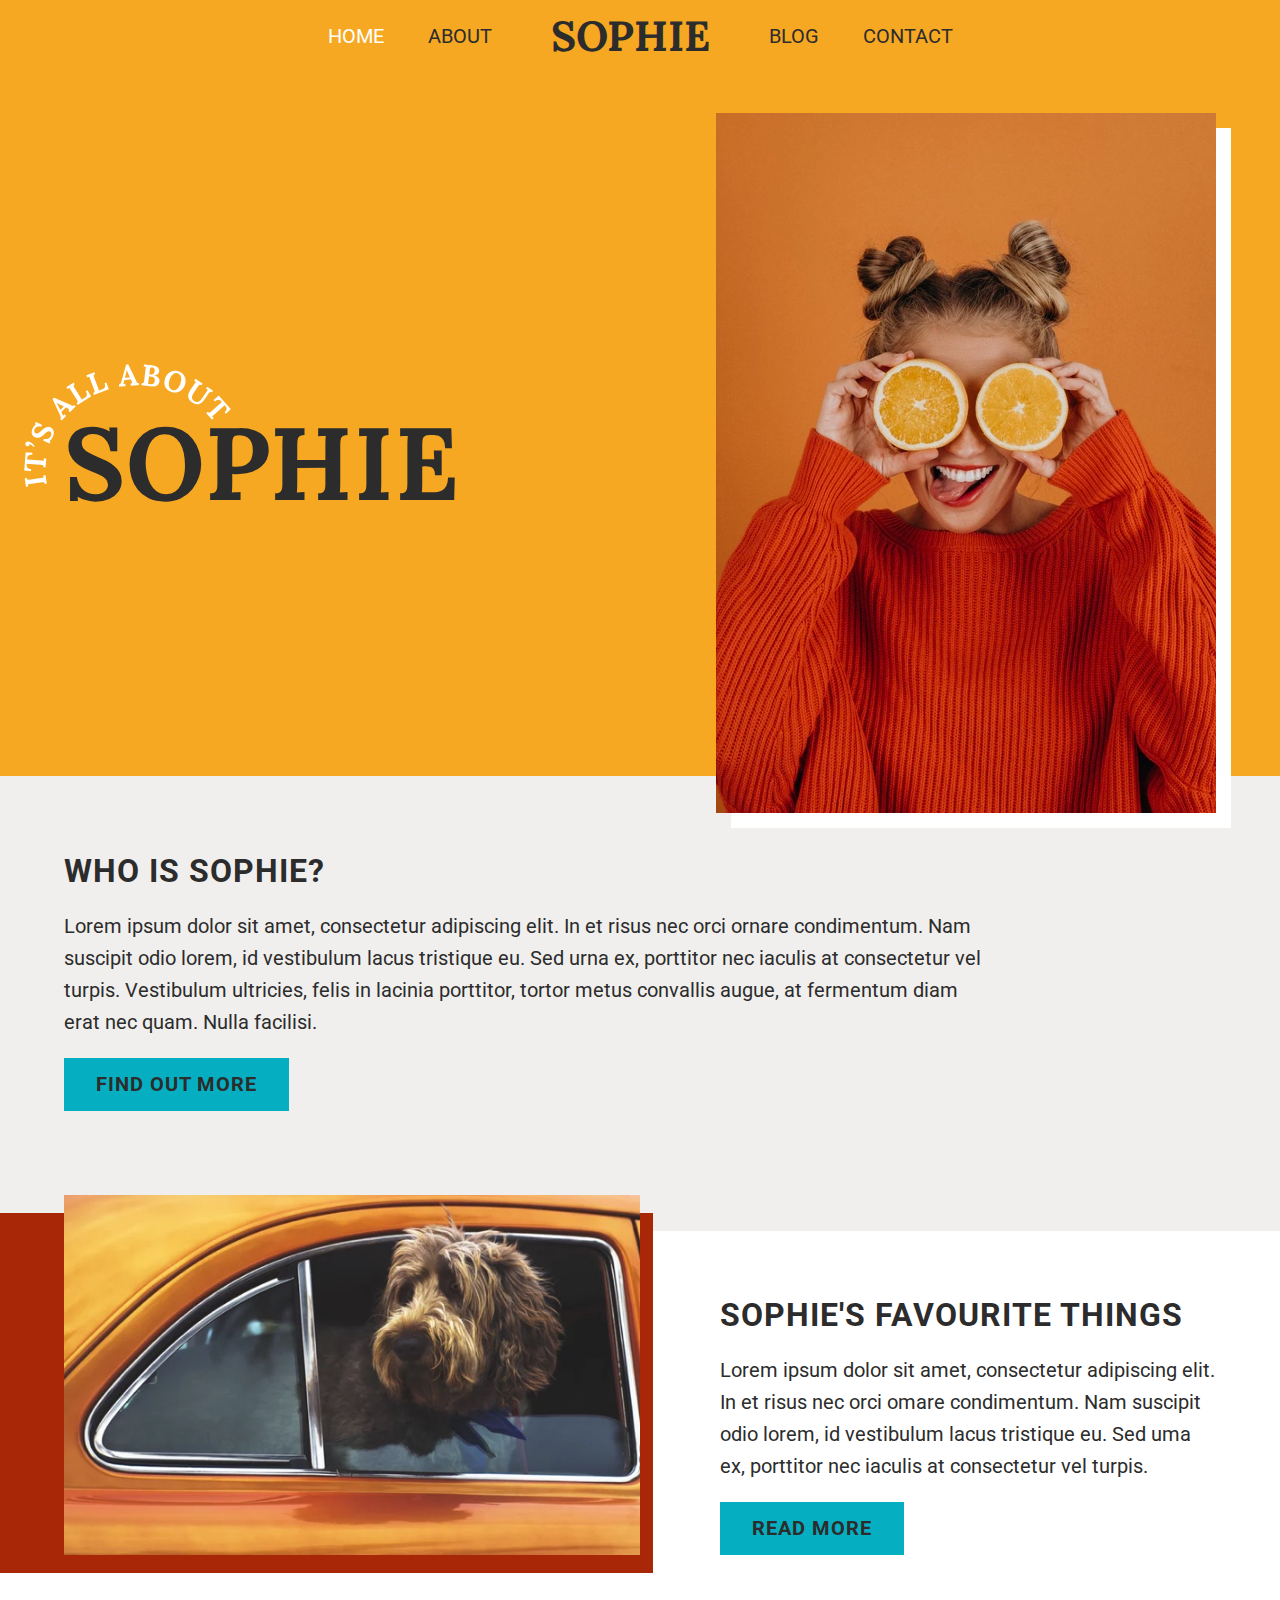
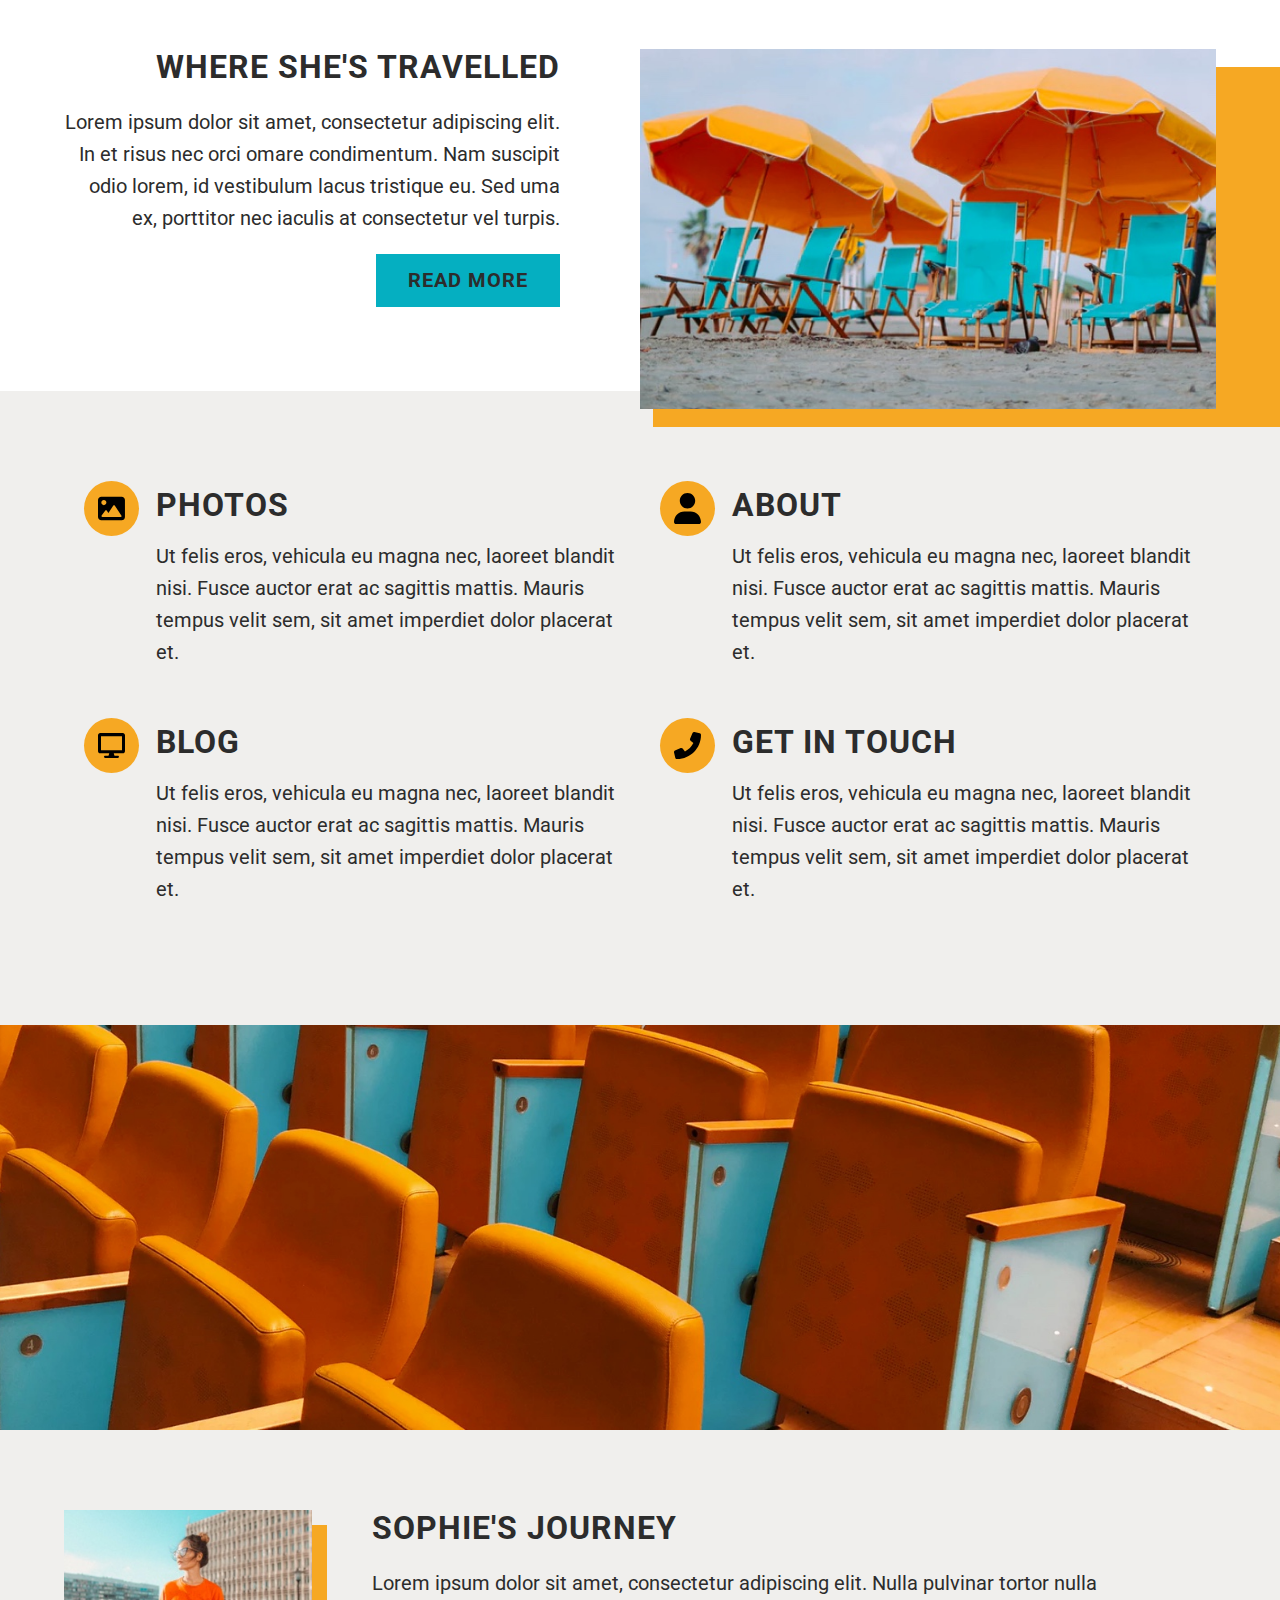
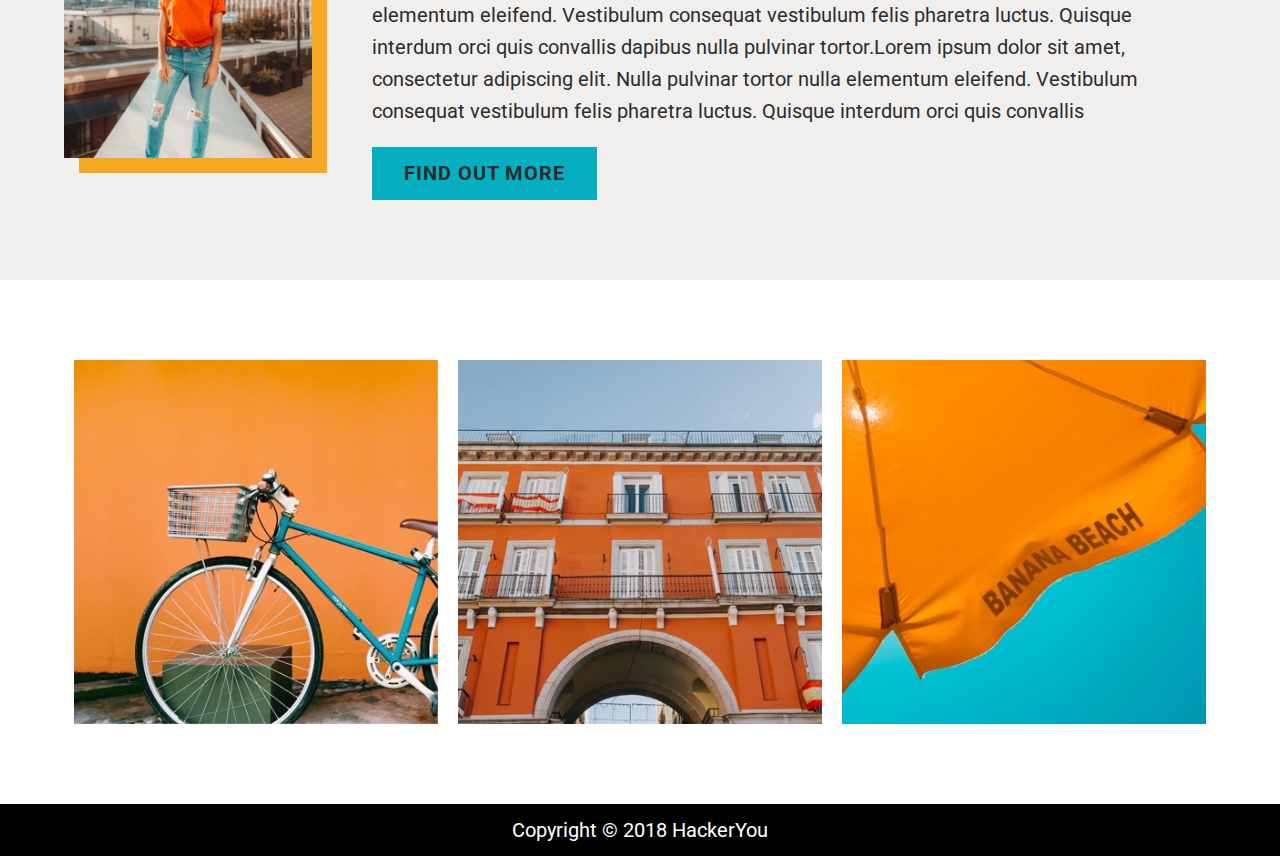
<file: index.html>
<!DOCTYPE html>
<html lang="en">
<head>
    <meta charset="UTF-8">
    <meta http-equiv="X-UA-Compatible" content="IE=edge">
    <meta name="viewport" content="width=device-width, initial-scale=1.0">
    <title>Home Page - Sophie</title>
    <link rel="stylesheet" href="./styles/style.css">
</head>
<body>
    <!-- START OF NAV -->
    <nav>
        <div class="wrapper">
            <ul class="navMenu">
                <li>
                    <a class="currentPage" href="#">Home</a>
                </li>
                <li>
                    <a href="#about">About</a>
                </li>
                <li class="logo">
                    <a href="#">
                        <h1>Sophie</h1>
                    </a>
                </li>
                <li>
                    <a href="./blog.html">Blog</a>
                </li>
                <li>
                    <a href="./contact.html">Contact</a>
                </li>
            </ul>
            
            <button class="mobileNav">
                <div class="line1"></div>
                <div class="line2"></div>
                <div class="line3"></div>
            </button>
        </div>
    </nav>
    <!-- END OF NAV -->

    <!-- START OF HEADER CONTENT -->
    <header class="homeHeader">
        <div class="headerContainer wrapper">
            <div class="headerContent">
                <div class="headerTextImage">
                    <img src="./assets/circle-text.png" alt="Text saying It's all about">
                </div>
                <div class="headerText">
                    <h2>Sophie</h2>
                </div>
            </div>
            <div class="headerImage">
                <img src="./assets/home-image-1.jpg" alt="Self portrait of female with slices of oranges over her eyes">
            </div>
        </div>

    </header>
    <!-- END OF HEADER CONTENT -->

    <main>
        <!-- START OF ABOUT CONTENT -->
        <section id="about" class="about">
            <div class="wrapper">
                <h3>Who is Sophie?</h3>
                <p>Lorem ipsum dolor sit amet, consectetur adipiscing elit. In et risus nec orci ornare condimentum. Nam suscipit odio lorem, id vestibulum lacus tristique eu. Sed urna ex, porttitor nec iaculis at consectetur vel turpis. Vestibulum ultricies, felis in lacinia porttitor, tortor metus convallis augue, at fermentum diam erat nec quam. Nulla facilisi.</p>
                <a class="moreButton" href="">Find out more</a>
            </div>
        </section>
        <!-- END OF ABOUT CONTENT -->

        <!-- START OF FACTS CONTENT -->
        <section class="facts">
            <div class="favThings">
                <div class="wrapper">
                    <div class="favThingsContent">
                        <div class="favThingsImage">
                            <img src="./assets/home-image-2.jpg" alt="Fluffy dog sticky his head out of a car window">
                        </div>
                        <div class="favThingsText">
                            <h3>Sophie's Favourite Things</h3>
                            <p>Lorem ipsum dolor sit amet, consectetur adipiscing elit. In et risus nec orci omare condimentum. Nam suscipit odio lorem, id vestibulum lacus tristique eu. Sed uma ex, porttitor nec iaculis at consectetur vel turpis.</p>
                            <a class="moreButton" href="#">Read More</a>
                        </div>
                    </div>
                </div>
            </div>
        
            <div class="travel">
                <div class="wrapper">
                    <div class="travelContent">
                        <div class="travelText">
                            <h3>Where She's Travelled</h3>
                            <p>Lorem ipsum dolor sit amet, consectetur adipiscing elit. In et risus nec orci omare condimentum. Nam suscipit odio lorem, id vestibulum lacus tristique eu. Sed uma ex, porttitor nec iaculis at consectetur vel turpis.</p>
                            <a class="moreButton" href="#">Read More</a>
                        </div>
                        <div class="travelImage">
                            <img src="./assets/home-image-3.jpg" alt="A beach with lots of beach chairs and large umbrellas">
                        </div>
                    </div>
                </div>
            </div>
        </section>
        <!-- END OF HEADER CONTENT -->

        <!-- START OF CATEGORIES CONTENT -->
        <section class="categories">
            <div class="wrapper">
                <ul>
                    <li>
                        <div class="categoriesImage">
                            <div class="icon">
                                <img src="./assets/photo-icon.svg" alt="Photo icon">
                            </div>
                        </div>
                        <div class="categoriesText">
                            <a href="#photos"><h3>Photos</h3></a>
                            <p>Ut felis eros, vehicula eu magna nec, laoreet blandit nisi. Fusce auctor erat ac sagittis mattis. Mauris tempus velit sem, sit amet imperdiet dolor placerat et.</p>
                        </div>
                    </li>
                    <li>
                        <div class="categoriesImage">
                            <div class="icon">
                            <img src="./assets/about-icon.svg" alt="Profile icon">
                            </div>
                        </div>
                        <div class="categoriesText">
                            <a href="#about"><h3>About</h3></a>
                            <p>Ut felis eros, vehicula eu magna nec, laoreet blandit nisi. Fusce auctor erat ac sagittis mattis. Mauris tempus velit sem, sit amet imperdiet dolor placerat et.</p>
                        </div>
                    </li>
                    <li>
                        <div class="categoriesImage">
                            <div class="icon">
                                <img src="./assets/blog-icon.svg" alt="Computer icon">
                            </div>
                        </div>
                        <div class="categoriesText">
                            <a href="./blog.html"><h3>Blog</h3></a>
                            <p>Ut felis eros, vehicula eu magna nec, laoreet blandit nisi. Fusce auctor erat ac sagittis mattis. Mauris tempus velit sem, sit amet imperdiet dolor placerat et.</p>
                        </div>
                    </li>
                    <li>
                        <div class="categoriesImage">
                            <div class="icon">
                                <img src="./assets/phone-icon.svg" alt="Phone icon">
                            </div>
                        </div>
                        <div class="categoriesText">
                            <a href="./contact.html"><h3>Get in Touch</h3></a>
                            <p>Ut felis eros, vehicula eu magna nec, laoreet blandit nisi. Fusce auctor erat ac sagittis mattis. Mauris tempus
                                velit sem, sit amet imperdiet dolor placerat et.</p>
                        </div>
                    </li>
                </ul>
            </div>
        </section>
        <!-- END OF CATEGORIES CONTENT -->

        <!-- START OF BACKGROUND IMAGE BANNER -->
        <section class="backgroundImage"> </section>
        <!-- END OF BACKGROUND IMAGE BANNER -->

        <!-- START OF JOURNEY CONTENT -->
        <section class="journey">
            <div class="wrapper">
                <div class="journeyImage">
                    <img src="./assets/home-image-5.jpg" alt="Full body image of female in glasses standing on a dock">
                </div>
                <div class="journeyText">
                    <h3>Sophie's Journey</h3>
                    <p>Lorem ipsum dolor sit amet, consectetur adipiscing elit. Nulla pulvinar tortor nulla elementum eleifend. Vestibulum consequat vestibulum felis pharetra luctus. Quisque interdum orci quis convallis dapibus nulla pulvinar tortor.Lorem ipsum dolor sit amet, consectetur adipiscing elit. Nulla pulvinar tortor nulla elementum eleifend. Vestibulum consequat vestibulum felis pharetra luctus. Quisque interdum orci quis convallis</p>
                    <a class="moreButton" href="#">Find Out More</a>
                </div>
            </div>
        </section>
        <!-- END OF JOURNEY CONTENT -->

        <!-- START OF GALLERY -->
        <section class="gallery" id="photos">
            <ul class="wrapper">
                <li><img src="./assets/home-image-6.jpg" alt="Picture of a bike with a basket"></li>
                <li><img src="./assets/home-image-7.jpg" alt="Picture of a an old building with "></li>
                <li><img src="./assets/home-image-8.jpg" alt="Picture of a bike with a basket"></li>
            </ul>
        </section>
        <!-- END OF GALLERY -->
    </main>

    <!-- START OF FOOTER -->
    <footer>
        <p>Copyright © 2018 HackerYou</p>
    </footer>
    <!-- END OF FOOTER -->

    <script src="./script/script.js"></script>
</body>
</html>
</file>
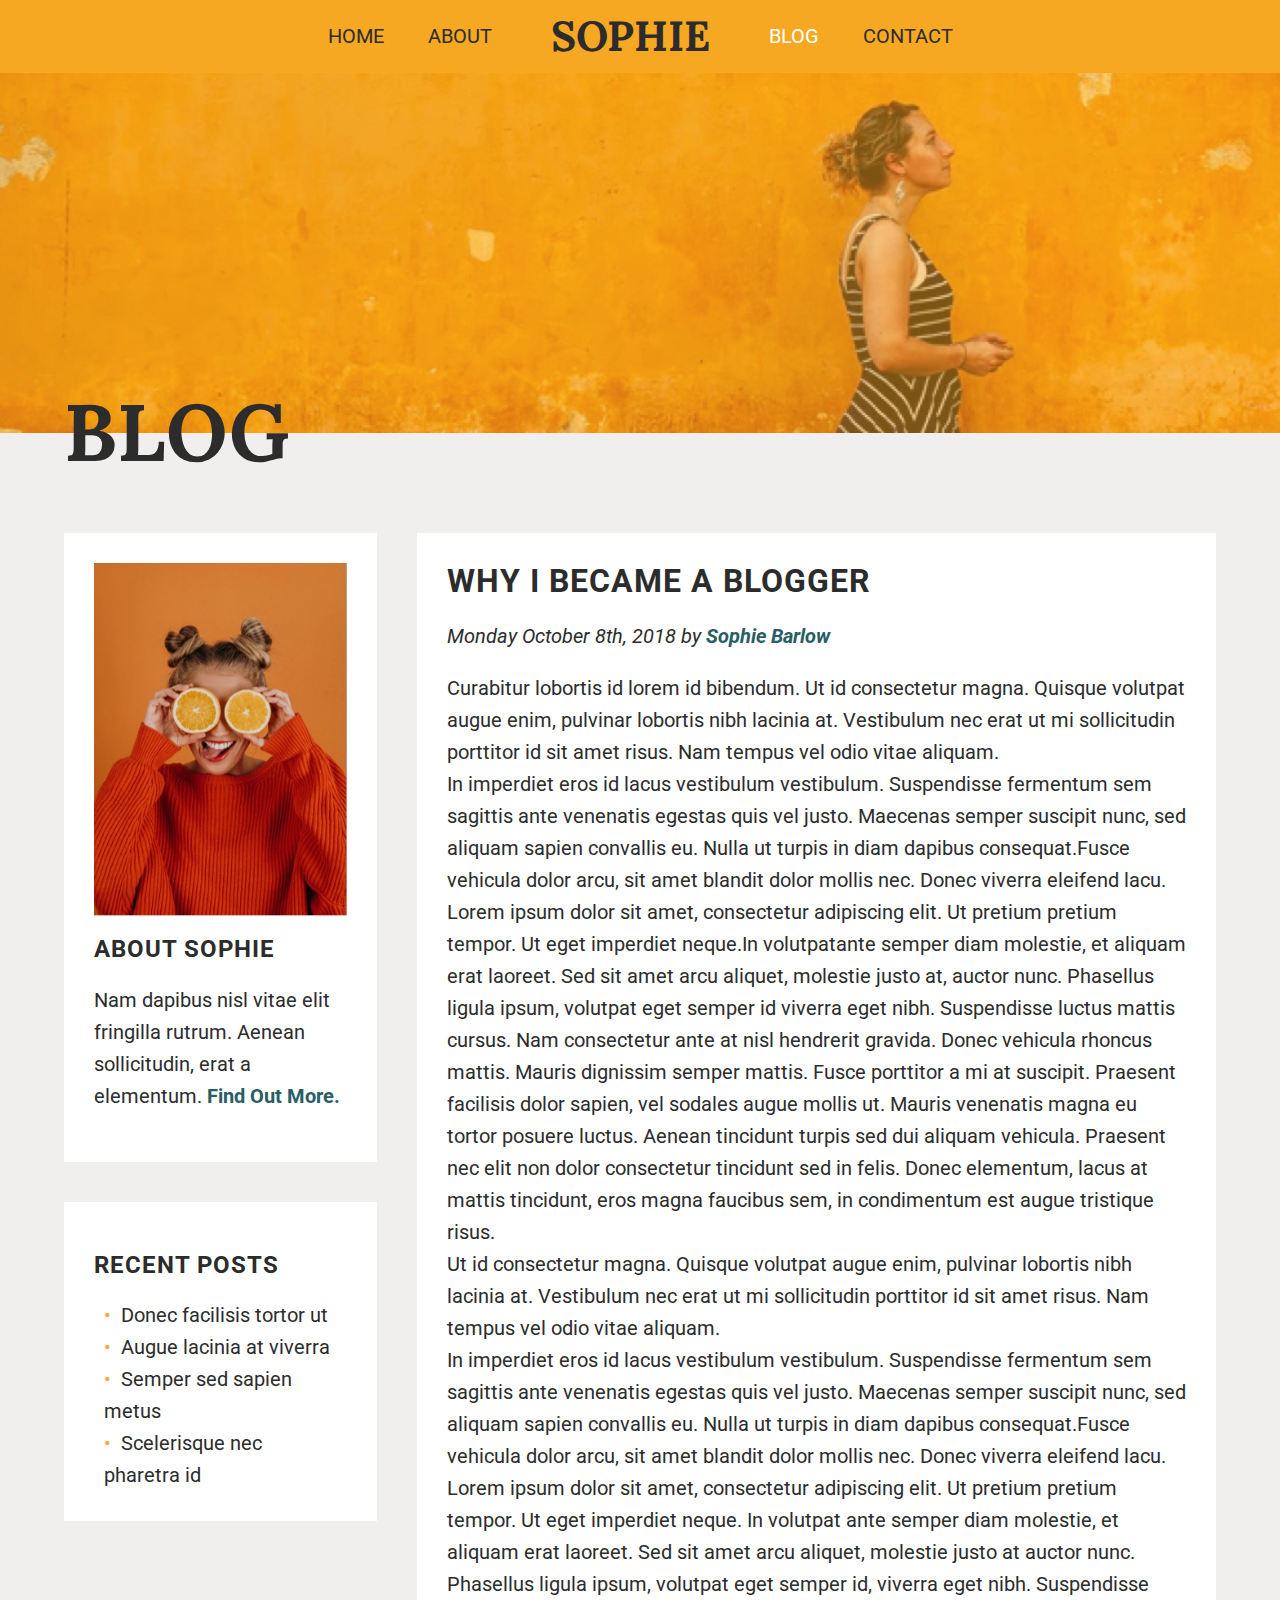
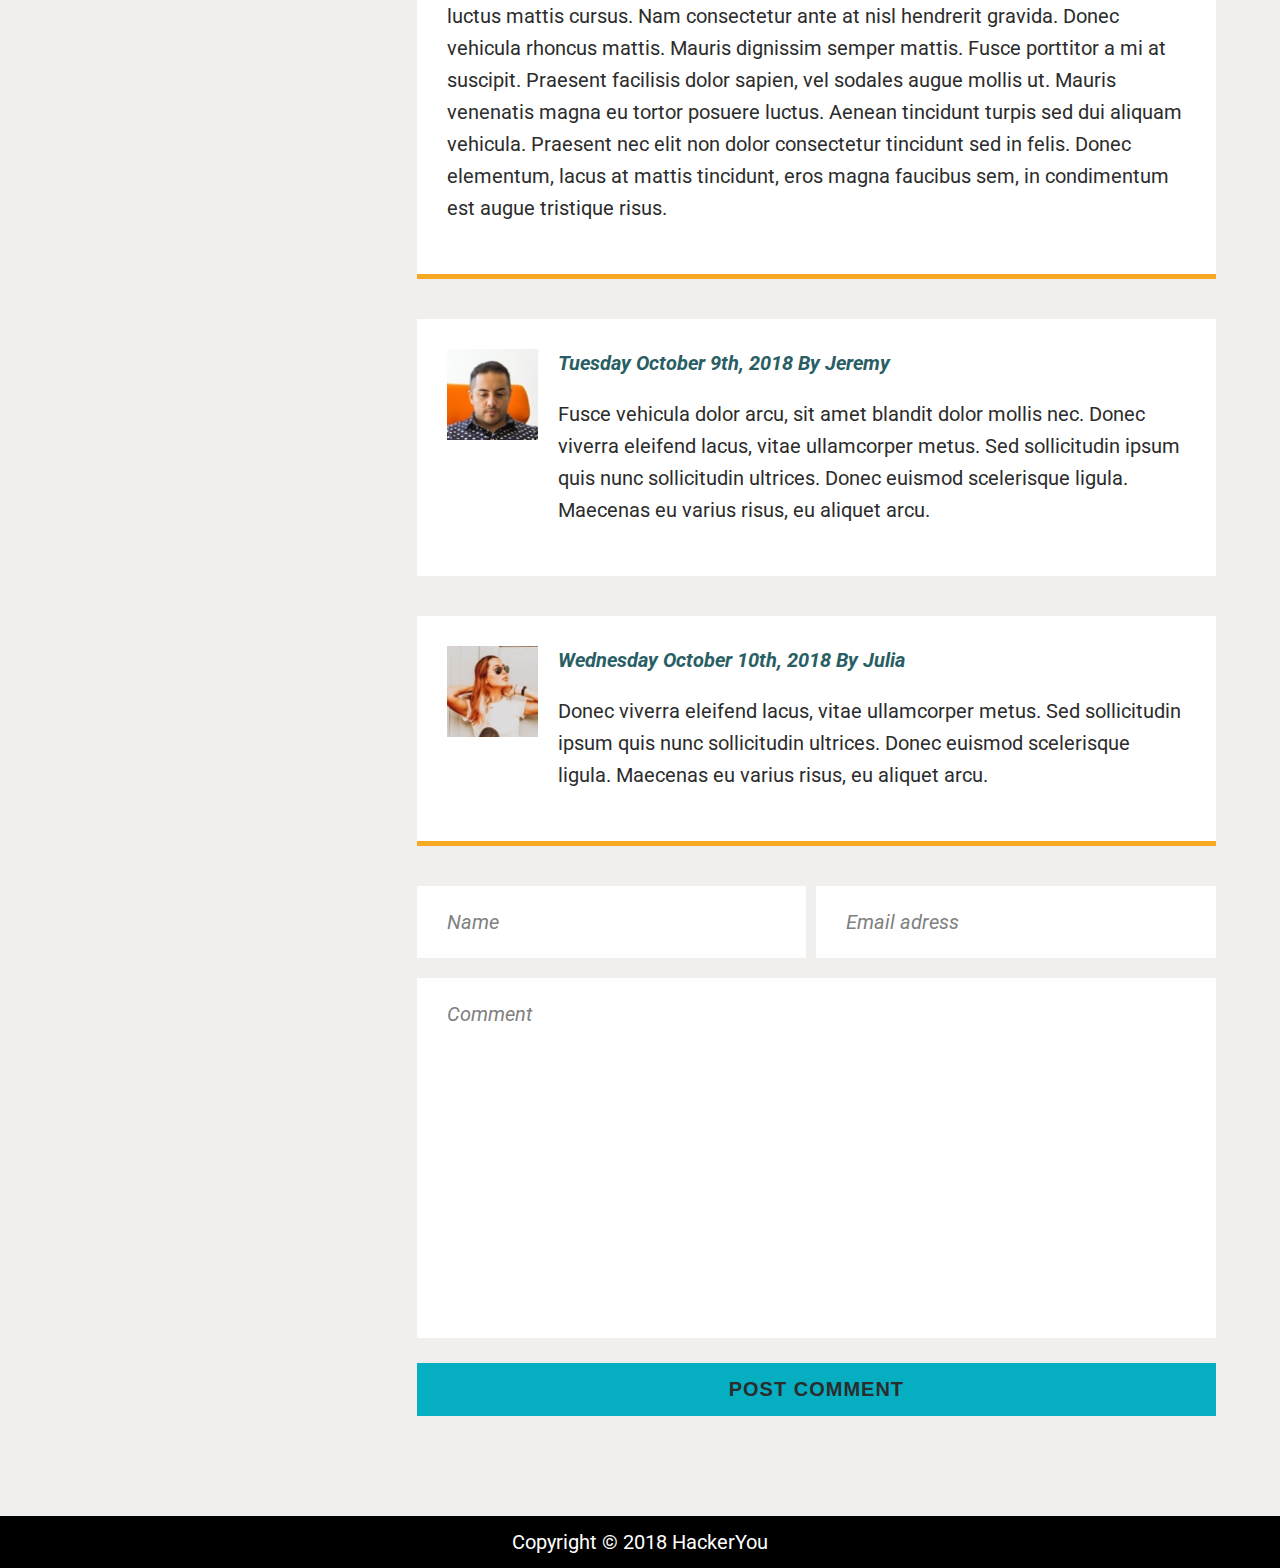
<file: blog.html>
<!DOCTYPE html>
<html lang="en">
<head>
    <meta charset="UTF-8">
    <meta http-equiv="X-UA-Compatible" content="IE=edge">
    <meta name="viewport" content="width=device-width, initial-scale=1.0">
    <title>Blog Page - Sophie</title>
    <link rel="stylesheet" href="./styles/style.css">
</head>
<body>
    <!-- START OF NAV -->
    <nav>
        <div class="wrapper">
            <ul class="navMenu">
                <li>
                    <a href="./index.html">Home</a>
                </li>
                <li>
                    <a href="./index.html#about">About</a>
                </li>
                <li class="logo">
                    <a href="#">
                        <h1>Sophie</h1>
                    </a>
                </li>
                <li>
                    <a class="currentPage" href="#">Blog</a>
                </li>
                <li>
                    <a href="./contact.html">Contact</a>
                </li>
            </ul>
    
            <button class="mobileNav">
                <div class="line1"></div>
                <div class="line2"></div>
                <div class="line3"></div>
            </button>
        </div>
    </nav>
    <!-- END OF NAV -->

    <!-- START OF HEADER CONTENT -->
    <header class="blogHeader">
        <div class="wrapper">
            <h2>Blog</h2>
        </div>
    </header>
    <!-- END OF HEADER CONTENT -->


    <main class="blogContent">
        <div class="wrapper"> 
            <!-- START OF SIDE CONTENT -->
            <aside class="sideContent">
                <!-- START OF PROFILE CONTENT -->
                <section class="profile">
                    <div class="profileImage">
                        <img src="./assets/blog-image-2.jpg" alt="Self portrait of female with slices of oranges over her eyes">
                    </div>
                    <div class="profileText">
                        <h4>About Sophie</h4>
                        <p>Nam dapibus nisl vitae elit fringilla rutrum. Aenean sollicitudin, erat a elementum. <a href="./index.html#about">Find out more.</a></p>
                    </div>
                </section>
                <!-- END OF PROFILE CONTENT -->

                <!-- START OF RECENT POST CONTENT -->
                <section class="recentPost">
                    <h4>Recent Posts</h4>
                    <ul>
                        <li>Donec facilisis tortor ut</li>
                        <li>Augue lacinia at viverra</li>
                        <li>Semper sed sapien metus</li>
                        <li>Scelerisque nec pharetra id</li>
                    </ul>
                </section>
                <!-- END OF RECENT POST CONTENT -->
            </aside>
            <!-- END OF SIDE CONTENT -->

            
            <section class="mainBlogContent">
                <!-- START OF BLOG POST -->
                <article class="blogPost">
                    <h3>Why I became a blogger</h3>
                    <p>Monday October 8th, 2018 by <a href="./index.html#about">Sophie Barlow</a></p>
                    <p> Curabitur lobortis id lorem id bibendum. Ut id consectetur magna. Quisque volutpat augue enim, pulvinar lobortis nibh lacinia at. Vestibulum nec erat ut mi sollicitudin porttitor id sit amet risus. Nam tempus vel odio vitae aliquam.
                    <br>
                    In imperdiet eros id lacus vestibulum vestibulum. Suspendisse fermentum sem sagittis ante venenatis egestas quis vel justo. Maecenas semper suscipit nunc, sed aliquam sapien convallis eu. Nulla ut turpis in diam dapibus consequat.Fusce vehicula dolor arcu, sit amet blandit dolor mollis nec. Donec viverra eleifend lacu.
                    <br>
                    Lorem ipsum dolor sit amet, consectetur adipiscing elit. Ut pretium pretium tempor. Ut eget imperdiet neque.In volutpatante semper diam molestie, et aliquam erat laoreet. Sed sit amet arcu aliquet, molestie justo at, auctor nunc. Phasellus ligula ipsum, volutpat eget semper id viverra eget nibh. Suspendisse luctus mattis cursus. Nam consectetur ante at nisl hendrerit gravida. Donec vehicula rhoncus mattis. Mauris dignissim semper mattis. Fusce porttitor a mi at suscipit. Praesent facilisis dolor sapien, vel sodales augue mollis ut. Mauris venenatis magna eu tortor posuere luctus. Aenean tincidunt turpis sed dui aliquam vehicula. Praesent nec elit non dolor consectetur tincidunt sed in felis. Donec elementum, lacus at mattis tincidunt, eros magna faucibus sem, in condimentum est augue tristique risus.
                    <br>
                    Ut id consectetur magna. Quisque volutpat augue enim, pulvinar lobortis nibh lacinia at. Vestibulum nec erat ut mi sollicitudin porttitor id sit amet risus. Nam tempus vel odio vitae aliquam.
                    <br>
                    In imperdiet eros id lacus vestibulum vestibulum. Suspendisse fermentum sem sagittis ante venenatis egestas quis vel justo. Maecenas semper suscipit nunc, sed aliquam sapien convallis eu. Nulla ut turpis in diam dapibus consequat.Fusce vehicula dolor arcu, sit amet blandit dolor mollis nec. Donec viverra eleifend lacu.
                    <br>
                    Lorem ipsum dolor sit amet, consectetur adipiscing elit. Ut pretium pretium tempor. Ut eget imperdiet neque. In volutpat ante semper diam molestie, et aliquam erat laoreet. Sed sit amet arcu aliquet, molestie justo at auctor nunc. Phasellus ligula ipsum, volutpat eget semper id, viverra eget nibh. Suspendisse luctus mattis cursus. Nam consectetur ante at nisl hendrerit gravida. Donec vehicula rhoncus mattis. Mauris dignissim semper mattis. Fusce porttitor a mi at suscipit. Praesent facilisis dolor sapien, vel sodales augue mollis ut. Mauris venenatis magna eu tortor posuere luctus. Aenean tincidunt turpis sed dui aliquam vehicula. Praesent nec elit non dolor consectetur tincidunt sed in felis. Donec elementum, lacus at mattis tincidunt, eros magna faucibus sem, in condimentum est augue tristique risus.</p>
                </article>
                    <!-- END OF BLOG POST -->

                <!-- START OF COMMENT SECTION -->
                <section class="commentSection">
                    <div class="comment">
                        <div class="userImage">
                            <img src="./assets/blog-image-3.jpg" alt="Male headshot">
                        </div>
                        <div class="commentText">      
                            <a href="#">Tuesday October 9th, 2018 by Jeremy</a>
                            <p> Fusce vehicula dolor arcu, sit amet blandit dolor mollis nec. Donec viverra eleifend lacus, vitae ullamcorper metus. Sed sollicitudin ipsum quis nunc sollicitudin ultrices. Donec euismod scelerisque ligula. Maecenas eu varius risus, eu aliquet arcu.</p>
                        </div>
                    </div>
                    <div class="comment">
                        <div class="userImage">
                            <img src="./assets/blog-image-4.jpg" alt="Female headshot">
                        </div>
                        <div class="commentText">
                            <a href="#">Wednesday October 10th, 2018 by Julia</a>
                            <p> Donec viverra eleifend lacus, vitae ullamcorper metus. Sed sollicitudin ipsum quis nunc sollicitudin ultrices. Donec euismod scelerisque ligula. Maecenas eu varius risus, eu aliquet arcu.</p>
                        </div>
                    </div>
                </section>
                <!-- END OF COMMENT SECTION -->

                <!-- START OF FORM TO POST COMMENT -->
                <form action="#" method="POST" class="form" name="form">
                    <div class="inputKeys">
                        <label for="name" class="sr-only">Name</label>
                        <input type="text" id="name" placeholder="Name">

                        <label for="email" class="sr-only">Email</label>
                        <input type="email" id="email" placeholder="Email adress">
                    </div>
                    <label for="comment" class="sr-only">Comment</label>
                    <textarea name="comment" id="comment" cols="30" rows="10" placeholder="Comment"></textarea>

                    <button>Post Comment</button>
                </form>
                <!-- END OF FORM TO POST COMMENT -->
            </section>
        </div>
    </main>

    <!-- START OF FOOTER -->
    <footer>
        <p>Copyright © 2018 HackerYou</p>
    </footer>
    <!-- END OF FOOTER -->

    <script src="./script/script.js"></script>
</body>
</html>
</file>
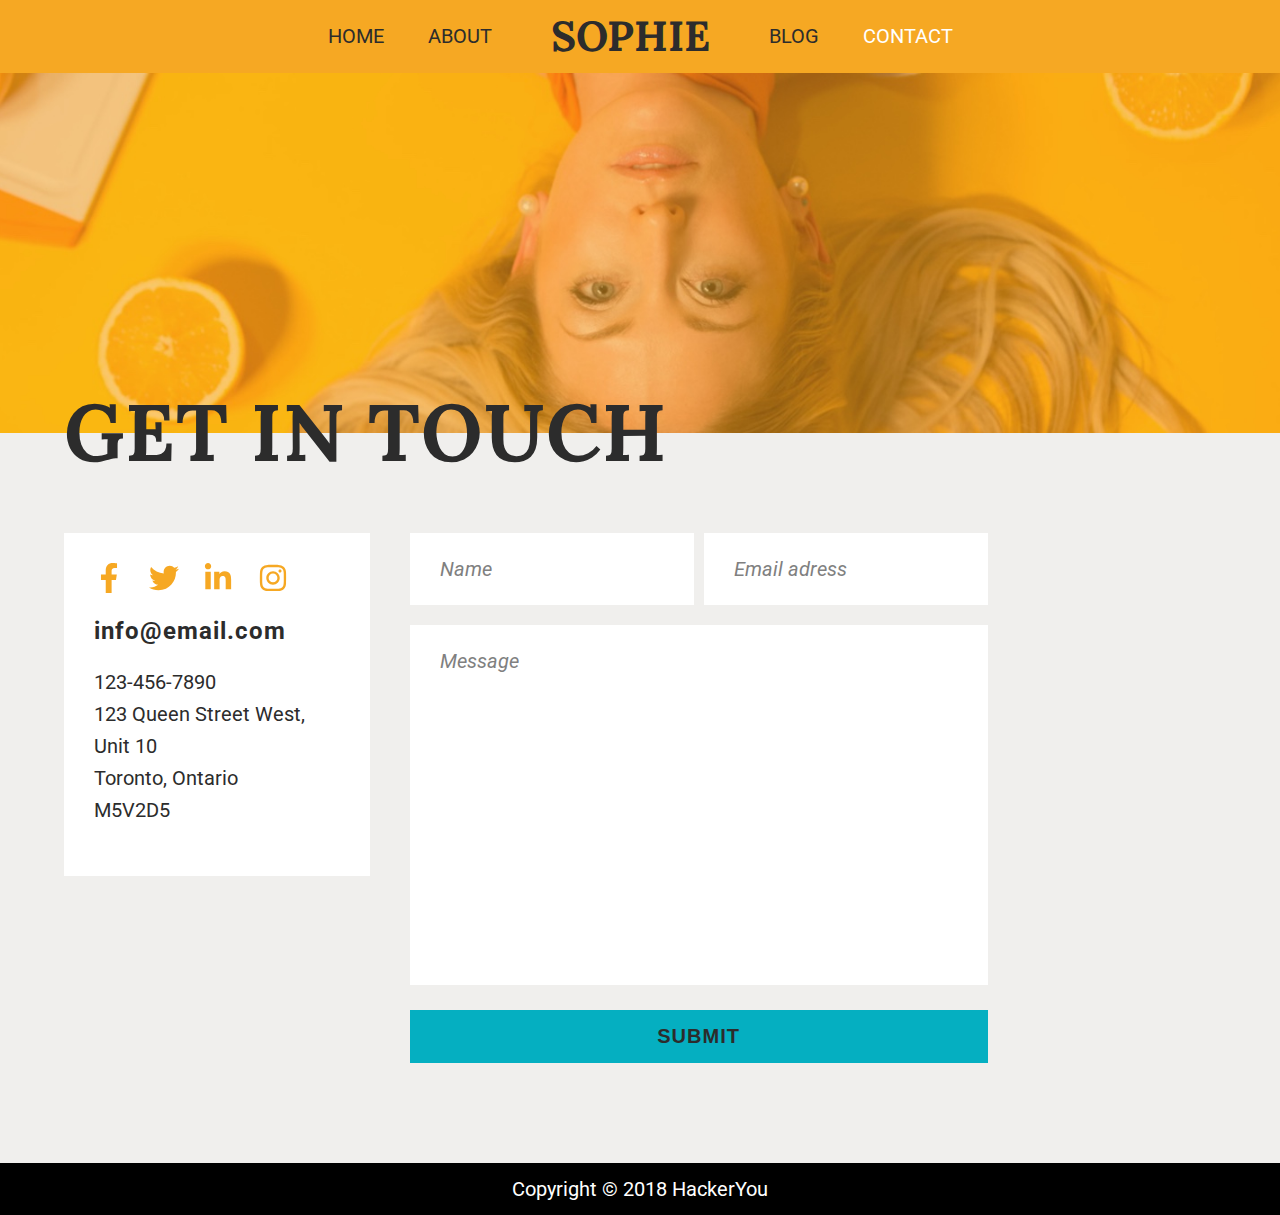
<file: contact.html>
<!DOCTYPE html>
<html lang="en">
<head>
    <meta charset="UTF-8">
    <meta http-equiv="X-UA-Compatible" content="IE=edge">
    <meta name="viewport" content="width=device-width, initial-scale=1.0">
    <title>Contact Page - Sophie</title>
    <link rel="stylesheet" href="./styles/style.css">
</head>
<body>
    <!-- START OF NAV -->
    <nav>
        <div class="wrapper">
            <ul class="navMenu">
                <li>
                    <a href="./index.html">Home</a>
                </li>
                <li>
                    <a href="./index.html#about">About</a>
                </li>
                <li class="logo">
                    <a href="#">
                        <h1>Sophie</h1>
                    </a>
                </li>
                <li>
                    <a href="./blog.html">Blog</a>
                </li>
                <li>
                    <a class="currentPage" href="#">Contact</a>
                </li>
            </ul>
    
            <button class="mobileNav">
                <div class="line1"></div>
                <div class="line2"></div>
                <div class="line3"></div>
            </button>
        </div>
    </nav>
    <!-- END OF NAV -->

    <!-- START OF HEADER CONTENT -->
    <header class="contactHeader">
        <div class="wrapper">
            <h2>Get in Touch</h2>
        </div>
    </header>
    <!-- END OF HEADER CONTENT -->

    <main class="contactContent">
        <div class="wrapper" >
            <!-- START OF CONTACT INFO -->
            <section class="contactInfo">
                <ul>
                    <li>
                        <a href="#"><img src="./assets/facebook-icon.svg" alt="Facebook Icon"></a>
                    </li>
                    <li>
                        <a href="#"><img src="./assets/twitter-icon.svg" alt="Twitter Icon"></a>
                    </li>
                    <li>
                        <a href="#"><img src="./assets/linkeIn-icon.svg" alt="LinkedIn Icon"></a>
                    </li>
                    <li>
                        <a href="#"><img src="./assets/instagram-icon.svg" alt="Instagram Icon"></a> 
                    </li>
                </ul>
                <div class="contactText"> 
                    <h4>info@email.com</h4>
                    <p>123-456-7890 
                    <span>123 Queen Street West, Unit 10</span>
                    <span>Toronto, Ontario</span>
                    <span>M5V2D5</span>
                    </p>
                </div>
            </section>
            <!-- END OF CONTACT INFO -->

            <!-- START OF FORM TO GET IN CONTACT -->
            <form action="#" method="POST" class="form" name="form">
                <div class="inputKeys">
                    <label for="name" class="sr-only">Name</label>
                    <input type="text" id="name" placeholder="Name">

                    <label for="email" class="sr-only">Email</label>
                    <input type="email" id="email" placeholder="Email adress">
                </div>
                <label for="message" class="sr-only">Message</label>
                <textarea name="message" id="message" cols="30" rows="10" placeholder="Message"></textarea>

                <button>Submit</button>
            </form>
            <!-- START OF FORM TO GET IN CONTACT -->
        </div>
    </main>

    <!-- START OF FOOTER -->
    <footer>
        <p>Copyright © 2018 HackerYou</p>
    </footer>
    <!-- END OF FOOTER -->

    <script src="./script/script.js"></script>
</body>
</html>
</file>
<file: styles/style.css>
@charset "UTF-8";
@import url("https://fonts.googleapis.com/css2?family=Lora:wght@700&family=Roboto:wght@400;700&display=swap");
html {
  line-height: 1.15;
  -ms-text-size-adjust: 100%;
  -webkit-text-size-adjust: 100%;
}

body {
  margin: 0;
}

article, aside, footer, header, nav, section {
  display: block;
}

h1 {
  font-size: 2em;
  margin: 0.67em 0;
}

figcaption, figure, main {
  display: block;
}

figure {
  margin: 1em 40px;
}

hr {
  -webkit-box-sizing: content-box;
          box-sizing: content-box;
  height: 0;
  overflow: visible;
}

pre {
  font-family: monospace, monospace;
  font-size: 1em;
}

a {
  background-color: transparent;
  -webkit-text-decoration-skip: objects;
}

abbr[title] {
  border-bottom: none;
  text-decoration: underline;
  -webkit-text-decoration: underline dotted;
          text-decoration: underline dotted;
}

b, strong {
  font-weight: inherit;
}

b, strong {
  font-weight: bolder;
}

code, kbd, samp {
  font-family: monospace, monospace;
  font-size: 1em;
}

dfn {
  font-style: italic;
}

mark {
  background-color: #ff0;
  color: #000;
}

small {
  font-size: 80%;
}

sub, sup {
  font-size: 75%;
  line-height: 0;
  position: relative;
  vertical-align: baseline;
}

sub {
  bottom: -0.25em;
}

sup {
  top: -0.5em;
}

audio, video {
  display: inline-block;
}

audio:not([controls]) {
  display: none;
  height: 0;
}

img {
  border-style: none;
}

svg:not(:root) {
  overflow: hidden;
}

button, input, optgroup, select, textarea {
  font-family: sans-serif;
  font-size: 100%;
  line-height: 1.15;
  margin: 0;
}

button, input {
  overflow: visible;
}

button, select {
  text-transform: none;
}

button, html [type=button], [type=reset], [type=submit] {
  -webkit-appearance: button;
}

button::-moz-focus-inner, [type=button]::-moz-focus-inner, [type=reset]::-moz-focus-inner, [type=submit]::-moz-focus-inner {
  border-style: none;
  padding: 0;
}

button:-moz-focusring, [type=button]:-moz-focusring, [type=reset]:-moz-focusring, [type=submit]:-moz-focusring {
  outline: 1px dotted ButtonText;
}

fieldset {
  padding: 0.35em 0.75em 0.625em;
}

legend {
  -webkit-box-sizing: border-box;
          box-sizing: border-box;
  color: inherit;
  display: table;
  max-width: 100%;
  padding: 0;
  white-space: normal;
}

progress {
  display: inline-block;
  vertical-align: baseline;
}

textarea {
  overflow: auto;
}

[type=checkbox], [type=radio] {
  -webkit-box-sizing: border-box;
          box-sizing: border-box;
  padding: 0;
}

[type=number]::-webkit-inner-spin-button, [type=number]::-webkit-outer-spin-button {
  height: auto;
}

[type=search] {
  -webkit-appearance: textfield;
  outline-offset: -2px;
}

[type=search]::-webkit-search-cancel-button, [type=search]::-webkit-search-decoration {
  -webkit-appearance: none;
}

::-webkit-file-upload-button {
  -webkit-appearance: button;
  font: inherit;
}

details, menu {
  display: block;
}

summary {
  display: list-item;
}

canvas {
  display: inline-block;
}

template {
  display: none;
}

[hidden] {
  display: none;
}

html {
  -webkit-box-sizing: border-box;
          box-sizing: border-box;
}

*, *:before, *:after {
  -webkit-box-sizing: inherit;
          box-sizing: inherit;
}

.sr-only {
  position: absolute;
  width: 1px;
  height: 1px;
  margin: -1px;
  border: 0;
  padding: 0;
  white-space: nowrap;
  -webkit-clip-path: inset(100%);
          clip-path: inset(100%);
  clip: rect(0 0 0 0);
  overflow: hidden;
}

html {
  font-size: 125%;
}

body {
  font-family: "Roboto", sans-serif;
  font-size: 1rem;
  color: #2c2c2c;
}

h1 {
  font-family: "Lora", serif;
  font-size: 4rem;
  line-height: 4.6rem;
  margin: 0;
  text-transform: uppercase;
}

h2,
h3,
h4 {
  font-weight: 700;
  letter-spacing: 0.05rem;
  margin: 0;
  text-transform: uppercase;
}

h2 {
  font-size: 2.1rem;
}

h3 {
  font-size: 1.6rem;
}

h4 {
  font-size: 1.2rem;
  margin: 20px 0;
}

p {
  font-weight: 400;
  line-height: 1.6rem;
  margin: 20px 0;
}

ul,
li,
a,
input {
  padding: 0;
  margin: 0;
}

ul {
  list-style: none;
}

a {
  font-size: 1rem;
  line-height: 1.45rem;
  text-decoration: none;
  color: inherit;
  cursor: pointer;
  text-transform: uppercase;
  margin: 0;
}

/******* BASE STYLES START (common styles seen throughout the website)*******/
HTML {
  overflow-x: hidden;
}

.wrapper {
  max-width: 1260px;
  width: 90%;
  margin: 0 auto;
}

button {
  color: #2c2c2c;
  background-color: #05afc1;
  padding: 10px 30px;
  min-width: 100%;
  border: 2px solid #05afc1;
  font-size: 1rem;
  font-weight: 700;
  text-transform: uppercase;
  line-height: 1.45rem;
  letter-spacing: 0.05rem;
  text-align: center;
  cursor: pointer;
  -webkit-transition: 1s;
  transition: 1s;
}
button:hover {
  background-color: transparent;
  border: 2px solid #05afc1;
  color: #05afc1;
}
button:focus {
  background-color: transparent;
  border: 2px solid #05afc1;
  color: #05afc1;
}

a {
  display: inline-block;
}
a.moreButton {
  color: #2c2c2c;
  background-color: #05afc1;
  padding: 10px 30px;
  border: 2px solid #05afc1;
  font-size: 1rem;
  font-weight: 700;
  line-height: 1.45rem;
  letter-spacing: 0.05rem;
  text-align: center;
  cursor: pointer;
  -webkit-transition: 1s;
  transition: 1s;
}
a.moreButton:hover {
  background-color: transparent;
  border: 2px solid #05afc1;
  color: #05afc1;
}
a.moreButton:focus {
  background-color: transparent;
  border: 2px solid #05afc1;
  color: #05afc1;
}

img {
  max-width: 100%;
  min-width: 100%;
  display: block;
}

br {
  margin-bottom: 15px;
}

/******* BASE STYLES END *******/
/******* DESKTOP NAV STYLES START *******/
nav {
  background-color: #f6a823;
}

nav .wrapper {
  padding: 10px 0;
  display: -webkit-box;
  display: -ms-flexbox;
  display: flex;
  height: -webkit-fit-content;
  height: -moz-fit-content;
  height: fit-content;
  -webkit-box-pack: center;
      -ms-flex-pack: center;
          justify-content: center;
}
nav .wrapper .navMenu {
  display: -webkit-box;
  display: -ms-flexbox;
  display: flex;
  -webkit-box-pack: center;
      -ms-flex-pack: center;
          justify-content: center;
}
nav .wrapper h1 {
  font-size: 2.1rem;
  line-height: inherit;
  margin: 0 15px;
}
nav .wrapper a {
  margin: 0 10px;
  padding: 10px;
  border: 2px solid transparent;
  -webkit-transition: color 0.7s ease;
  transition: color 0.7s ease;
}
nav .wrapper a:hover {
  color: #f0efed;
}
nav .wrapper a:focus {
  color: #f0efed;
}

.currentPage {
  color: white;
}

/******* DESKTOP NAV STYLES START *******/
/******* MOBILE NAV STYLES START *******/
button.mobileNav {
  background: none;
  border: none;
  padding: 0;
  min-width: -webkit-fit-content;
  min-width: -moz-fit-content;
  min-width: fit-content;
  display: none;
}

.mobileNav div {
  width: 30px;
  height: 5px;
  margin: 5px 0;
  border-radius: 20px;
  background-color: #2c2c2c;
}

/******* MOBILE NAV STYLES END *******/
/******* HOME PAGE HEADER STYLES START *******/
.homeHeader {
  background-color: #f6a823;
  min-height: 75vh;
  -webkit-box-pack: center;
      -ms-flex-pack: center;
          justify-content: center;
  padding-top: 40px;
  background: -webkit-gradient(linear, left top, left bottom, color-stop(95%, #f6a823), color-stop(95%, #f0efed));
  background: linear-gradient(180deg, #f6a823 95%, #f0efed 95%);
  display: -webkit-box;
  display: -ms-flexbox;
  display: flex;
}

.headerContainer {
  display: -webkit-box;
  display: -ms-flexbox;
  display: flex;
  -webkit-box-align: center;
      -ms-flex-align: center;
          align-items: center;
  -webkit-box-pack: justify;
      -ms-flex-pack: justify;
          justify-content: space-between;
}

.headerContent {
  display: -webkit-box;
  display: -ms-flexbox;
  display: flex;
  -webkit-box-pack: start;
      -ms-flex-pack: start;
          justify-content: flex-start;
  position: relative;
  margin-right: 30px;
}
.headerContent .headerTextImage {
  position: absolute;
  top: -40px;
  left: -40px;
}
.headerContent .headerTextImage img {
  max-width: 22vw;
}
.headerContent .headerText {
  margin: auto 0;
}
.headerContent .headerText h2 {
  font-family: "Lora", serif;
  font-size: 11vw;
}

.headerImage {
  min-height: 100%;
  display: -webkit-box;
  display: -ms-flexbox;
  display: flex;
}
.headerImage img {
  -o-object-fit: cover;
     object-fit: cover;
  -webkit-box-shadow: white 15px 15px;
          box-shadow: white 15px 15px;
}

/******* HOME PAGE HEADER STYLES END *******/
/******* BLOG & CONTACT PAGE HEADER STYLES START *******/
.blogHeader, .contactHeader {
  background-position: center;
  background-repeat: no-repeat;
  background-size: cover;
  min-height: 40vh;
  display: -webkit-box;
  display: -ms-flexbox;
  display: flex;
}
.blogHeader .wrapper, .contactHeader .wrapper {
  min-height: 100%;
  position: relative;
}
.blogHeader h2, .contactHeader h2 {
  font-family: "Lora", serif;
  font-size: 4rem;
  line-height: 4.6rem;
  margin: 0;
  text-transform: uppercase;
  position: absolute;
  bottom: -45px;
}

.blogHeader {
  background-image: url("../assets/blog-image-1.jpg");
}

.contactHeader {
  background-image: url("../assets/contact-image-1.jpg");
}

/******* BLOG & CONTACT PAGE HEADER STYLES END *******/
/******* HOME PAGE STYLES START *******/
/******* ABOUT SECTION STYLES START *******/
.about {
  padding: 40px 0 120px;
  background-color: #f0efed;
}
.about p {
  max-width: 80%;
}

/******* ABOUT SECTION STYLES END*******/
/******* FACT SECTION STYLES START *******/
.favThings {
  -webkit-transform: translateY(-5%);
          transform: translateY(-5%);
  background: -webkit-gradient(linear, left top, right top, color-stop(51%, #a82706), color-stop(49%, transparent));
  background: linear-gradient(90deg, #a82706 51%, transparent 49%);
  margin-bottom: 40px;
}
.favThings .favThingsContent {
  display: -webkit-box;
  display: -ms-flexbox;
  display: flex;
  -webkit-box-pack: justify;
      -ms-flex-pack: justify;
          justify-content: space-between;
  -webkit-transform: translateY(-5%);
          transform: translateY(-5%);
}

.favThingsText {
  -ms-flex-preferred-size: calc(50% - 80px);
      flex-basis: calc(50% - 80px);
  display: -webkit-box;
  display: -ms-flexbox;
  display: flex;
  -webkit-box-orient: vertical;
  -webkit-box-direction: normal;
      -ms-flex-direction: column;
          flex-direction: column;
  -webkit-box-align: start;
      -ms-flex-align: start;
          align-items: flex-start;
  -webkit-box-pack: end;
      -ms-flex-pack: end;
          justify-content: flex-end;
  margin-left: 80px;
}

.favThingsImage {
  -ms-flex-preferred-size: 50%;
      flex-basis: 50%;
  display: -webkit-box;
  display: -ms-flexbox;
  display: flex;
}
.favThingsImage img {
  -o-object-fit: cover;
     object-fit: cover;
}

.travel {
  -webkit-transform: translateY(10%);
          transform: translateY(10%);
  background: -webkit-gradient(linear, left top, right top, color-stop(51%, transparent), color-stop(49%, #f6a823));
  background: linear-gradient(90deg, transparent 51%, #f6a823 49%);
}
.travel .travelContent {
  -webkit-transform: translateY(-5%);
          transform: translateY(-5%);
  display: -webkit-box;
  display: -ms-flexbox;
  display: flex;
  -webkit-box-pack: justify;
      -ms-flex-pack: justify;
          justify-content: space-between;
}

.travelText {
  -ms-flex-preferred-size: calc(50% - 80px);
      flex-basis: calc(50% - 80px);
  display: -webkit-box;
  display: -ms-flexbox;
  display: flex;
  -webkit-box-orient: vertical;
  -webkit-box-direction: normal;
      -ms-flex-direction: column;
          flex-direction: column;
  -webkit-box-align: end;
      -ms-flex-align: end;
          align-items: flex-end;
  -webkit-box-pack: start;
      -ms-flex-pack: start;
          justify-content: flex-start;
  text-align: right;
  margin-right: 80px;
}

.travelImage {
  -ms-flex-preferred-size: 50%;
      flex-basis: 50%;
  display: -webkit-box;
  display: -ms-flexbox;
  display: flex;
}
.travelImage img {
  -o-object-fit: cover;
     object-fit: cover;
}

/******* FACT SECTION STYLES END *******/
/******* CATEGORIES SECTION STYLES START *******/
.categories {
  background-color: #f0efed;
  padding: 80px 0;
}
.categories ul {
  display: -webkit-box;
  display: -ms-flexbox;
  display: flex;
  -ms-flex-wrap: wrap;
      flex-wrap: wrap;
}
.categories ul li {
  -ms-flex-preferred-size: calc(50% - 40px);
      flex-basis: calc(50% - 40px);
  display: -webkit-box;
  display: -ms-flexbox;
  display: flex;
  margin: 20px 20px;
}

.categoriesImage {
  -ms-flex-preferred-size: 10%;
      flex-basis: 10%;
  margin-right: 20px;
  position: relative;
}

.categoriesText {
  -ms-flex-preferred-size: 90%;
      flex-basis: 90%;
  display: -webkit-box;
  display: -ms-flexbox;
  display: flex;
  -webkit-box-orient: vertical;
  -webkit-box-direction: normal;
      -ms-flex-direction: column;
          flex-direction: column;
}
.categoriesText h3 {
  -webkit-transition: color 0.7s ease;
  transition: color 0.7s ease;
}
.categoriesText h3:hover, .categoriesText h3:focus {
  color: #f6a823;
}

.icon {
  background: #f6a823;
  border-radius: 50%;
  width: 55px;
  height: 55px;
  display: -webkit-box;
  display: -ms-flexbox;
  display: flex;
  -webkit-box-pack: center;
      -ms-flex-pack: center;
          justify-content: center;
  -webkit-box-align: center;
      -ms-flex-align: center;
          align-items: center;
  position: absolute;
  top: -10px;
}
.icon img {
  min-width: 50%;
  max-width: 50%;
}

/******* CATEGORIES SECTION END START *******/
/******* BACKGROUND IMAGE SECTION STYLES START *******/
.backgroundImage {
  min-height: 45vh;
  background-image: url("../assets/home-image-4.jpg");
  background-position: center;
  background-repeat: no-repeat;
  background-size: cover;
}

/******* BACKGROUND IMAGE SECTION STYLES END *******/
/******* JOURNEY SECTION STYLES START *******/
.journey {
  padding: 80px 0;
  background-color: #f0efed;
}
.journey .wrapper {
  display: -webkit-box;
  display: -ms-flexbox;
  display: flex;
}

.journeyImage {
  -ms-flex-preferred-size: calc(25% - 40px);
      flex-basis: calc(25% - 40px);
}
.journeyImage img {
  -webkit-box-shadow: #f6a823 15px 15px;
          box-shadow: #f6a823 15px 15px;
}

.journeyText {
  -ms-flex-preferred-size: calc(75% - 60px);
      flex-basis: calc(75% - 60px);
  margin-left: 60px;
}

/******* JOURNEY SECTION STYLES END *******/
/******* GALLERY SECTION STYLES START *******/
.gallery {
  display: -webkit-box;
  display: -ms-flexbox;
  display: flex;
  -webkit-box-pack: center;
      -ms-flex-pack: center;
          justify-content: center;
  padding: 80px 0;
}
.gallery ul {
  display: -webkit-box;
  display: -ms-flexbox;
  display: flex;
}
.gallery ul li {
  -ms-flex-preferred-size: calc(33.3333333333% - 20px);
      flex-basis: calc(33.3333333333% - 20px);
  margin: 0 10px;
}

/******* GALLERY SECTION STYLES END *******/
/******* HOME PAGE STYLES END *******/
/******* BLOG PAGE STYLES START *******/
.blogContent {
  padding: 100px 0;
  background-color: #f0efed;
}
.blogContent a {
  display: inline;
  text-transform: capitalize;
  color: #285e64;
  font-weight: 700;
  font-style: italic;
}
.blogContent a:hover {
  color: #f6a823;
}
.blogContent a:focus {
  color: #f6a823;
}
.blogContent .wrapper {
  display: -webkit-box;
  display: -ms-flexbox;
  display: flex;
}

/******* SIDE CONTENT STYLES START *******/
.sideContent {
  -ms-flex-preferred-size: calc(30% - 30px);
      flex-basis: calc(30% - 30px);
  margin-right: 40px;
}

.mainBlogContent {
  -ms-flex-preferred-size: 70%;
      flex-basis: 70%;
}

.profile {
  background-color: white;
  padding: 30px;
  margin-bottom: 40px;
}
.profile a {
  font-style: normal;
}

.recentPost {
  background-color: white;
  padding: 30px;
}
.recentPost ul {
  margin: 0 10px;
}
.recentPost ul li {
  font-weight: 400;
  line-height: 1.6rem;
}
.recentPost ul li::before {
  content: "•";
  color: #f6a823;
  margin: 0 10px 10px 0;
}

/******* SIDE CONTENT STYLES END *******/
/******* BLOG POST STYLES START *******/
.blogPost {
  background-color: white;
  padding: 30px;
  border-bottom: 5px solid #f6a823;
  margin-bottom: 40px;
}
.blogPost p:first-of-type {
  font-style: italic;
}

/******* BLOG POST STYLES END *******/
/******* COMMENT SECTION STYLES START *******/
.comment {
  background-color: white;
  padding: 30px;
  margin-bottom: 40px;
  display: -webkit-box;
  display: -ms-flexbox;
  display: flex;
}
.comment:nth-child(2) {
  border-bottom: 5px solid #f6a823;
}

.userImage {
  -ms-flex-preferred-size: calc(15% - 20px);
      flex-basis: calc(15% - 20px);
  margin-right: 20px;
}

.commentText {
  -ms-flex-preferred-size: 85%;
      flex-basis: 85%;
}

/******* COMMENT SECTION STYLES END *******/
/******* BLOG PAGE STYLES END *******/
/******* FORM STYLES START *******/
form .inputKeys {
  display: -webkit-box;
  display: -ms-flexbox;
  display: flex;
  min-width: 100%;
}
form input, form textarea {
  font-size: 1rem;
  font-family: "Roboto", sans-serif;
  color: #2c2c2c;
  line-height: 1.6rem;
  padding: 20px 0 20px 30px;
  border: none;
}
form input::-webkit-input-placeholder, form textarea::-webkit-input-placeholder {
  font-style: italic;
  color: grey;
}
form input::-moz-placeholder, form textarea::-moz-placeholder {
  font-style: italic;
  color: grey;
}
form input:-ms-input-placeholder, form textarea:-ms-input-placeholder {
  font-style: italic;
  color: grey;
}
form input::-ms-input-placeholder, form textarea::-ms-input-placeholder {
  font-style: italic;
  color: grey;
}
form input::placeholder, form textarea::placeholder {
  font-style: italic;
  color: grey;
}
form input {
  -ms-flex-preferred-size: 50%;
      flex-basis: 50%;
}
form input:first-of-type {
  -ms-flex-preferred-size: calc(50% - 10px);
      flex-basis: calc(50% - 10px);
  margin-right: 10px;
}
form textarea {
  margin: 20px 0;
  min-width: 100%;
  max-width: 100%;
  resize: none;
}

/******* FORM STYLES END *******/
/******* CONTACT PAGE STYLES START *******/
.contactContent {
  background-color: #f0efed;
  padding: 100px 0;
}
.contactContent .wrapper {
  display: -webkit-box;
  display: -ms-flexbox;
  display: flex;
}

.contactInfo {
  background: white;
  padding: 30px;
  -ms-flex-preferred-size: calc(30% - 40px);
      flex-basis: calc(30% - 40px);
  margin-right: 40px;
  height: -webkit-fit-content;
  height: -moz-fit-content;
  height: fit-content;
}
.contactInfo ul {
  display: -webkit-box;
  display: -ms-flexbox;
  display: flex;
}
.contactInfo ul li {
  margin-right: 10%;
}
.contactInfo ul li a {
  min-height: 30px;
  min-width: 30px;
}
.contactInfo ul li img {
  max-height: 30px;
}
.contactInfo ul li img:hover {
  -webkit-filter: brightness(0) invert(0);
          filter: brightness(0) invert(0);
}
.contactInfo ul li img:focus {
  -webkit-filter: brightness(0) invert(0);
          filter: brightness(0) invert(0);
}
.contactInfo h4 {
  text-transform: lowercase;
}
.contactInfo span {
  display: block;
}

.contactForm {
  -ms-flex-preferred-size: 70%;
      flex-basis: 70%;
}

/******* CONTACT PAGE STYLES END *******/
footer {
  background-color: black;
}
footer p {
  text-align: center;
  color: white;
  margin: 0;
  padding: 10px 0;
}

/*************************** MEDIA QUERY FOR LARGE SCREENS START ***************************/
@media (min-width: 2800px) {
  /******* HOME HEADER STYLES START - LARGE SCREENS *******/
  .homeHeader {
    min-height: 25vh;
  }
  .homeHeader h2 {
    font-size: 5vw;
  }

  .headerContent .headerText h2 {
    font-size: 5vw;
  }

  /******* HOME HEADER STYLES END - LARGE SCREENS *******/
}
@media (min-width: 1200px) and (max-width: 2799px) {
  /******* HOME HEADER STYLES START - LARGE SCREENS *******/
  .homeHeader {
    min-height: 25vh;
  }

  .headerContent .headerText h2 {
    font-size: 8vw;
  }

  /******* HOME HEADER STYLES END - LARGE SCREENS *******/
}
/***************************MEDIA QUERY FOR LARGE SCREENS END ***************************/
/****************** MEDIA QUERY FOR TABLET START ******************/
@media (max-width: 940px) {
  /******* NAV STYLES START - TABLET SCREENS *******/
  button.mobileNav {
    display: revert;
  }

  nav .wrapper {
    -webkit-box-pack: start;
        -ms-flex-pack: start;
            justify-content: flex-start;
  }
  nav .wrapper .navMenu {
    position: absolute;
    background-color: #f6a823;
    -webkit-box-orient: vertical;
    -webkit-box-direction: normal;
        -ms-flex-direction: column;
            flex-direction: column;
    -webkit-box-pack: space-evenly;
        -ms-flex-pack: space-evenly;
            justify-content: space-evenly;
    -webkit-box-align: center;
        -ms-flex-align: center;
            align-items: center;
    width: 50%;
    height: calc(100vh - 55px);
    z-index: 1;
    left: -2000px;
    top: 55px;
    -webkit-transition: left 0.5s ease;
    transition: left 0.5s ease;
  }
  nav .wrapper .navMenu.active {
    left: 0;
  }

  .mobileNav.active {
    -webkit-transition: all 12s ease;
    transition: all 12s ease;
  }
  .mobileNav.active .line1 {
    -webkit-transform: translateY(10px) rotate(45deg);
            transform: translateY(10px) rotate(45deg);
  }
  .mobileNav.active .line2 {
    opacity: 0;
  }
  .mobileNav.active .line3 {
    -webkit-transform: translateY(-10px) rotate(-45deg);
            transform: translateY(-10px) rotate(-45deg);
  }

  .logo {
    display: none;
  }

  /******* NAV STYLES END - TABLET SCREENS *******/
  /************** HOME PAGE STYLES START - TABLET SCREENS **************/
  /******* HEADER STYLES START - TABLET SCREENS *******/
  .headerContainer {
    -webkit-box-orient: vertical;
    -webkit-box-direction: normal;
        -ms-flex-direction: column;
            flex-direction: column;
    -webkit-box-pack: start;
        -ms-flex-pack: start;
            justify-content: flex-start;
  }

  .headerImage {
    margin-top: 10%;
    min-height: 60%;
  }

  .headerContent {
    margin-right: 0;
  }
  .headerContent .headerText h2 {
    font-size: 18vw;
  }
  .headerContent .headerTextImage {
    position: absolute;
    top: -20%;
    left: -10%;
  }

  .blogHeader,
.contactHeader {
    min-height: 20vh;
  }
  .blogHeader h2,
.contactHeader h2 {
    font-size: 3rem;
  }

  /******* HEADER STYLES END - TABLET SCREENS *******/
  /******* FACT SECTION STYLES START - TABLET SCREENS *******/
  .favThings,
.travel {
    background: none;
    -webkit-transform: translateY(0);
            transform: translateY(0);
  }

  .favThingsContent {
    -webkit-box-orient: vertical;
    -webkit-box-direction: normal;
        -ms-flex-direction: column;
            flex-direction: column;
  }

  .favThingsText,
.travelText {
    margin: 0;
  }
  .favThingsText h3,
.travelText h3 {
    margin-top: 30px;
  }

  .favThingsImage {
    margin-bottom: 20px;
    -webkit-box-shadow: #a82706 8px 8px;
            box-shadow: #a82706 8px 8px;
  }

  .travelContent {
    -webkit-box-orient: vertical;
    -webkit-box-direction: reverse;
        -ms-flex-direction: column-reverse;
            flex-direction: column-reverse;
  }

  .travelText {
    text-align: left;
    -webkit-box-align: start;
        -ms-flex-align: start;
            align-items: flex-start;
  }

  .travelImage {
    margin-bottom: 20px;
    -webkit-box-shadow: #f6a823 -8px 8px;
            box-shadow: #f6a823 -8px 8px;
  }

  /******* FACT SECTION STYLES END - TABLET SCREENS *******/
  /******* CATEGORIES SECTION STYLES START - TABLET SCREENS *******/
  .categories ul li {
    -ms-flex-preferred-size: 100%;
        flex-basis: 100%;
  }

  /******* CATEGORIES SECTION STYLES END - TABLET SCREENS *******/
  /******* JOURNEY SECTION STYLES START - TABLET SCREENS *******/
  .journey {
    padding: 50px 0;
  }
  .journey .wrapper {
    -webkit-box-orient: vertical;
    -webkit-box-direction: normal;
        -ms-flex-direction: column;
            flex-direction: column;
    -webkit-box-align: center;
        -ms-flex-align: center;
            align-items: center;
  }

  .journeyText {
    margin: 40px 0 0;
  }
  .journeyText h3 {
    text-align: center;
  }

  /******* JOURNEY SECTION STYLES END - TABLET SCREENS *******/
  /************** HOME PAGE STYLES END - TABLET SCREENS **************/
  /************** BLOG PAGE STYLES START - TABLET SCREENS **************/
  /******* BLOG SECTION STYLES START - TABLET SCREENS *******/
  .blogContent .wrapper {
    -webkit-box-orient: vertical;
    -webkit-box-direction: reverse;
        -ms-flex-direction: column-reverse;
            flex-direction: column-reverse;
  }
  .blogContent .wrapper h4 {
    margin: 0 0 10px;
  }

  /******* BLOG SECTION STYLES END - TABLET SCREENS *******/
  /******* SIDE SECTIONS STYLES START - TABLET SCREENS *******/
  .sideContent {
    display: -webkit-box;
    display: -ms-flexbox;
    display: flex;
    margin: 20px 0 0 0;
  }

  .profile {
    -ms-flex-preferred-size: 50%;
        flex-basis: 50%;
    display: -webkit-box;
    display: -ms-flexbox;
    display: flex;
    margin: 0 10px 0 0;
  }
  .profile .profileText {
    margin-left: 20px;
  }

  .recentPost {
    -ms-flex-preferred-size: 50%;
        flex-basis: 50%;
  }

  /******* SIDE SECTIONS STYLES END - TABLET SCREENS *******/
  /************** BLOG PAGE STYLES END - TABLET SCREENS **************/
  /************** CONTACT PAGE STYLES START - TABLET SCREENS **************/
  .contactContent .wrapper {
    -webkit-box-orient: vertical;
    -webkit-box-direction: reverse;
        -ms-flex-direction: column-reverse;
            flex-direction: column-reverse;
  }

  .contactInfo {
    margin: 30px 0;
  }

  /************** CONTACT PAGE STYLES END - TABLET SCREENS **************/
}
/*************************** MEDIA QUERY FOR TABLET ENDS ***************************/
/*************************** MEDIA QUERY FOR MOBILE STARTS ***************************/
@media (max-width: 600px) {
  /******* BASE STYLES START - MOBILE SCREENS *******/
  a.moreButton {
    min-width: 100%;
  }

  /******* BASE STYLES END- MOBILE SCREENS *******/
  /******* HEADER STYLES START - MOBILE SCREENS *******/
  .homeHeader {
    min-height: 56vh;
  }

  .headerImage img {
    -webkit-box-shadow: white 8px 8px;
            box-shadow: white 8px 8px;
  }

  .blogHeader h2,
.contactHeader h2 {
    font-size: 2rem;
  }

  /******* HEADER STYLES END - MOBILE SCREENS *******/
  /************** HOME PAGE STYLES START - MOBILE SCREENS **************/
  /******* ABOUT SECTION STYLES START - MOBILE SCREENS *******/
  .about .wrapper h3 {
    text-align: center;
  }
  .about .wrapper p {
    min-width: 100%;
  }

  /******* ABOUT SECTION STYLES END - MOBILE SCREENS *******/
  /******* CATEGORIES SECTION STYLES START - MOBILE SCREENS *******/
  .categories {
    padding: 50px 0;
  }
  .categories ul li {
    -webkit-box-orient: vertical;
    -webkit-box-direction: normal;
        -ms-flex-direction: column;
            flex-direction: column;
    -webkit-box-align: center;
        -ms-flex-align: center;
            align-items: center;
    margin: 0;
  }

  .categoriesImage {
    margin: 0;
  }
  .categoriesImage .icon {
    position: revert;
    margin: 10px;
    min-width: 80px;
    min-height: 80px;
  }

  .categoriesText a {
    margin-top: 10px;
    -ms-flex-item-align: center;
        align-self: center;
  }

  /******* CATEGORIES SECTION STYLES END - MOBILE SCREENS *******/
  /******* GALLERY SECTION STYLES START - MOBILE SCREENS *******/
  .gallery {
    padding: 50px 0;
  }
  .gallery ul {
    -webkit-box-align: center;
        -ms-flex-align: center;
            align-items: center;
    -webkit-box-orient: vertical;
    -webkit-box-direction: normal;
        -ms-flex-direction: column;
            flex-direction: column;
  }
  .gallery ul li {
    margin: 10px 0;
  }

  /******* GALLERY SECTION STYLES END - MOBILE SCREENS *******/
  /************** HOME PAGE STYLES END - MOBILE SCREENS **************/
  /************** BLOG PAGE STYLES START - MOBILE SCREENS **************/
  /******* BLOG SECTION STYLES START - MOBILE SCREENS *******/
  .blogPost h3, .blogPost p:first-of-type {
    text-align: center;
  }

  /******* BLOG SECTION STYLES END - MOBILE SCREENS *******/
  /******* SIDE SECTION STYLES START - MOBILE SCREENS *******/
  .sideContent {
    -webkit-box-orient: vertical;
    -webkit-box-direction: normal;
        -ms-flex-direction: column;
            flex-direction: column;
    margin: 0;
  }

  .profile {
    margin: 40px 0 20px;
  }

  /******* SIDE SECTION STYLES END - MOBILE SCREENS *******/
  /************** BLOG PAGE STYLES END - MOBILE SCREENS **************/
  /******* FORM STYLES START - MOBILE SCREENS *******/
  .inputKeys {
    -webkit-box-orient: vertical;
    -webkit-box-direction: normal;
        -ms-flex-direction: column;
            flex-direction: column;
  }

  form input {
    -ms-flex-preferred-size: 100%;
        flex-basis: 100%;
  }
  form input:first-of-type {
    margin-right: 0;
    margin-bottom: 20px;
  }

  /******* FORM STYLES END - MOBILE SCREENS *******/
}
/*************************** MEDIA QUERY FOR MOBILE ENDS ***************************/
</file>
